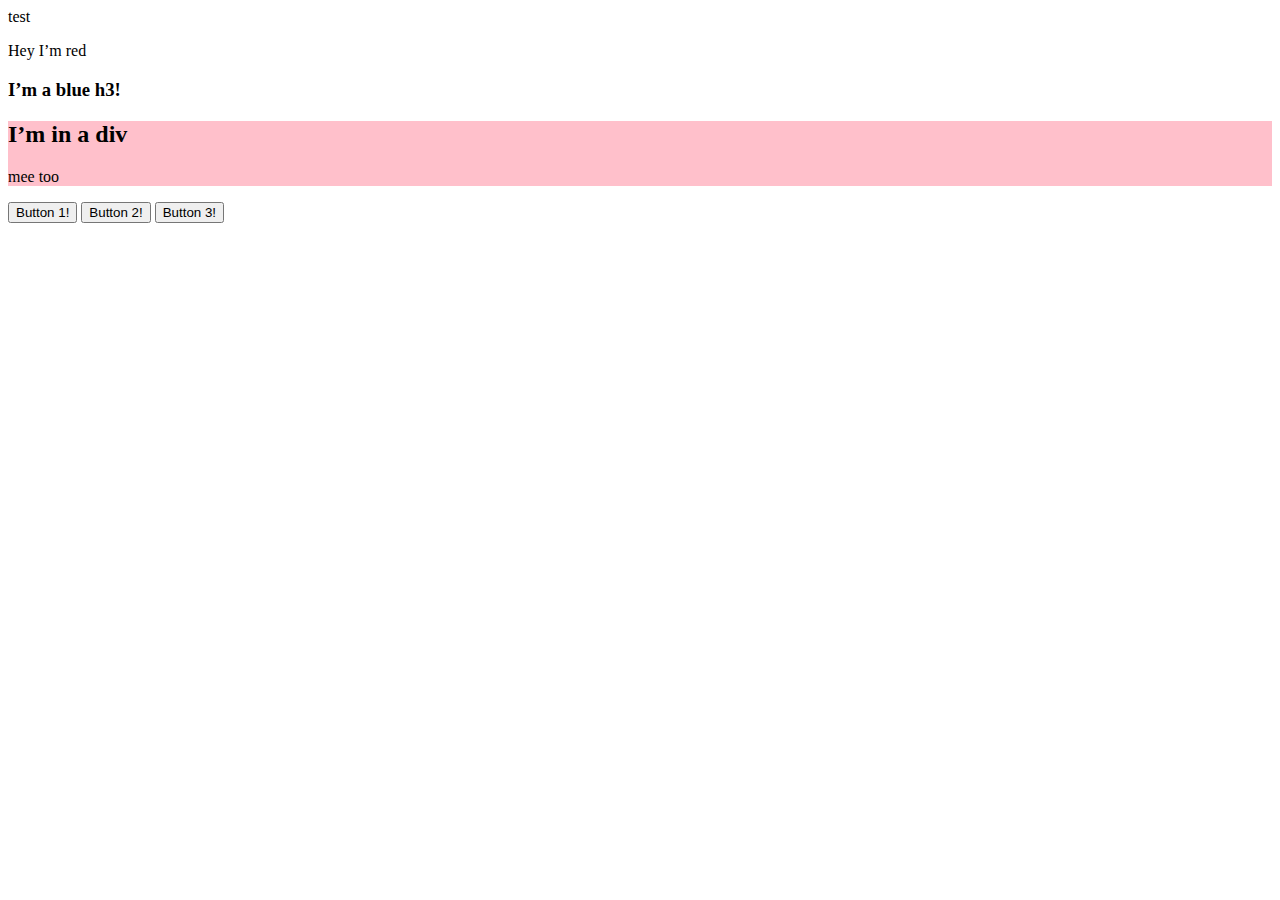
<file: DOM/index.html>
<!DOCTYPE html>
<html lang="en">

<head>
    <meta charset="UTF-8">
    <meta http-equiv="X-UA-Compatible" content="IE=edge">
    <meta name="viewport" content="width=device-width, initial-scale=1.0">
    <script src="script.js" defer></script>
    <title>DOM Elements </title>
</head>

<body>
    <div id="container">
        test
    </div>
    <button id="btn1">Button 1!</button>
    <button id="btn2">Button 2!</button>
    <button id="btn3">Button 3!</button>
</body>

</html>
</file>
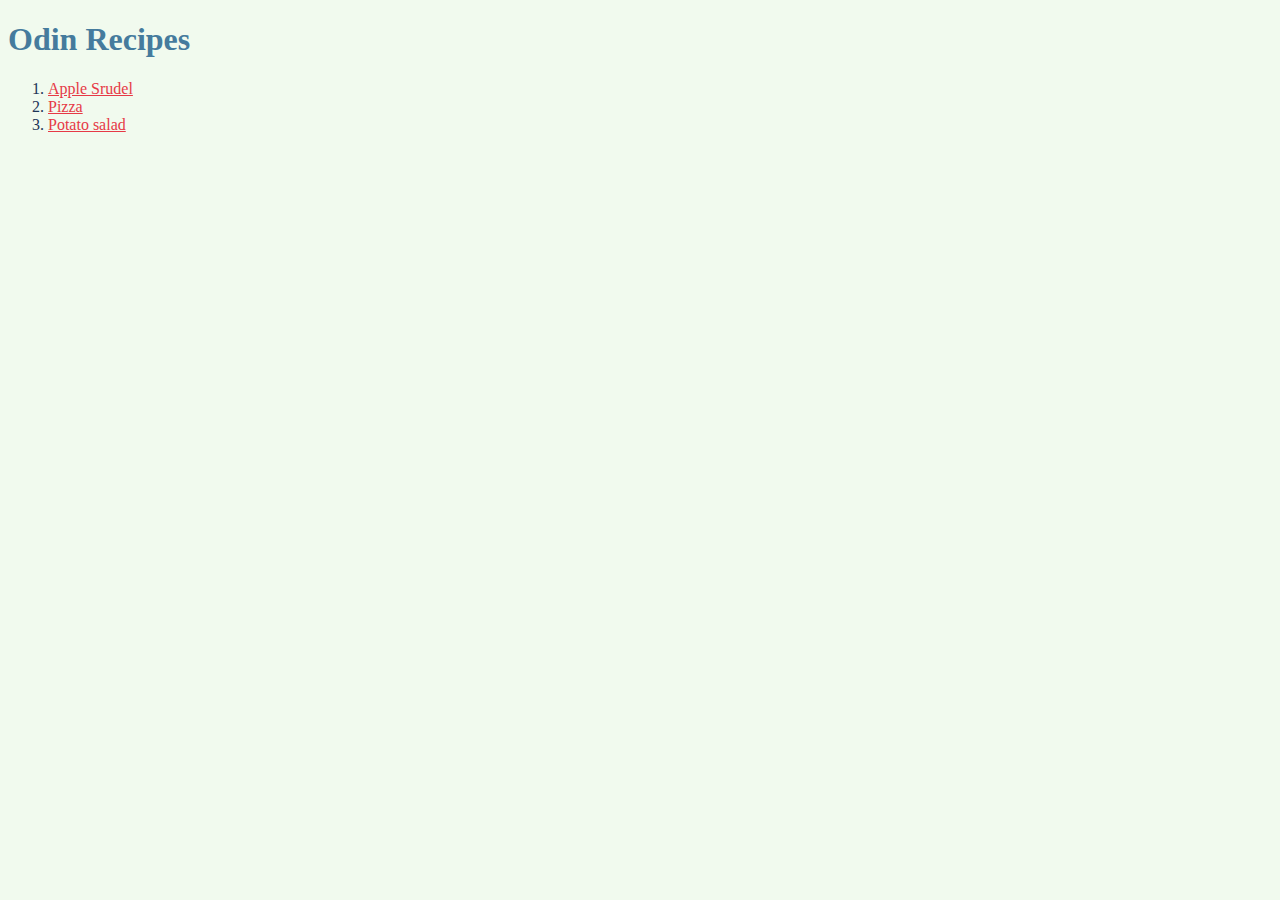
<file: odin-reciepes/index.html>
<!DOCTYPE html>
<html lang="en">

<head>
    <meta charset="UTF-8">
    <meta http-equiv="X-UA-Compatible" content="IE=edge">
    <meta name="viewport" content="width=device-width, initial-scale=1.0">
    <title>odin reciepe</title>
    <link rel="stylesheet" href="style.css">
</head>

<body>
    <h1>Odin Recipes</h1>
    <ol>
        <li><a href="../odin-reciepes/recipes/apple-strudel.html">Apple Srudel</a></li>
        <li><a href="../odin-reciepes/recipes/pizza.html">Pizza</a></li>
        <li><a href="../odin-reciepes/recipes/potato.html">Potato salad</a></li>
    </ol>
</body>

</html>
</file>
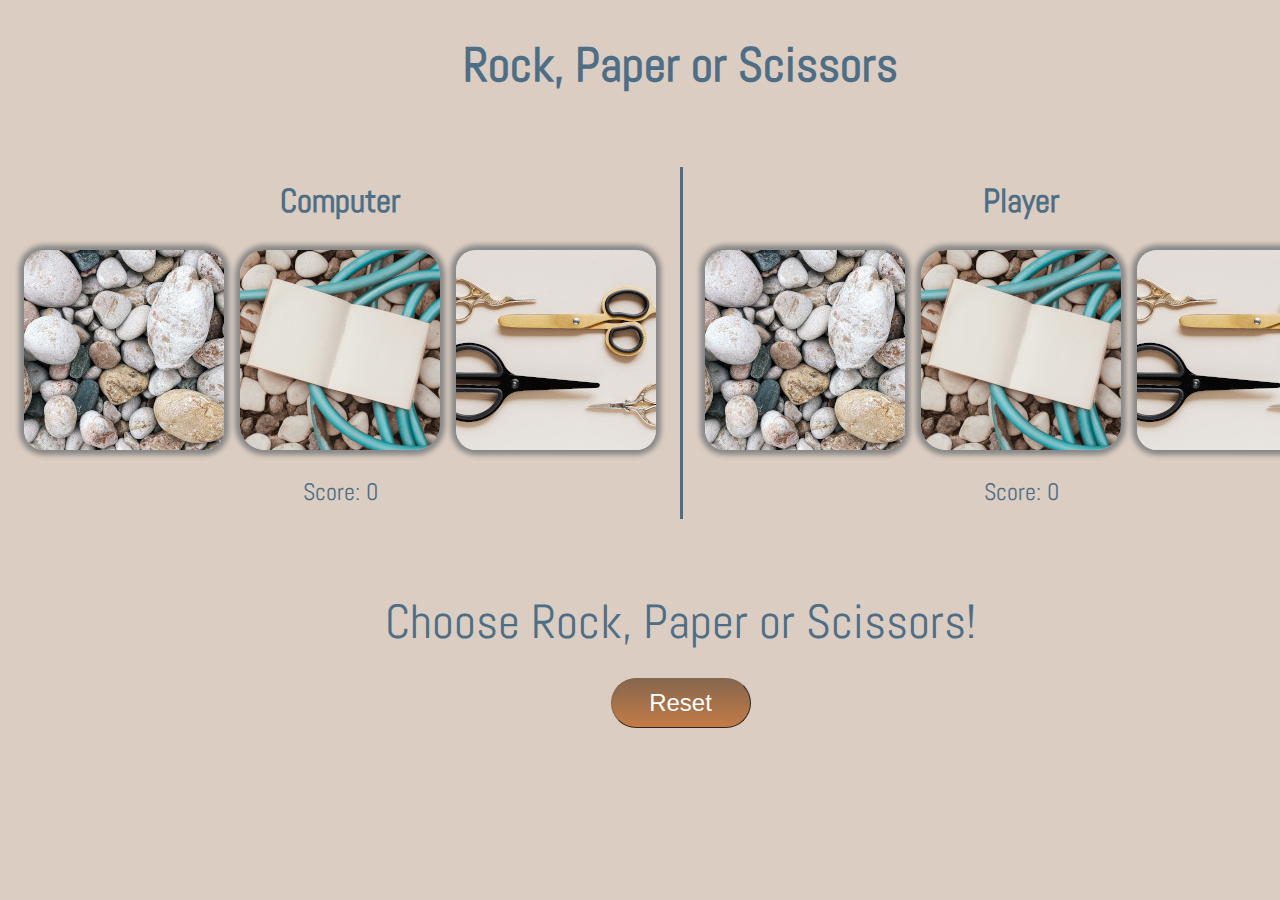
<file: rps/index.html>
<!DOCTYPE html>
<html lang="en">

<head>
    <meta charset="UTF-8">
    <meta http-equiv="X-UA-Compatible" content="IE=edge">
    <meta name="viewport" content="width=device-width, initial-scale=1.0">
    <link rel="stylesheet" href="style.css">
    <link href='https://fonts.googleapis.com/css?family=Abel' rel='stylesheet'>
    <title>Rock, Paper or Scissors</title>
</head>

<body>
    <section class="layout">
        <div class="header">
            <h1 class="text-center">Rock, Paper or Scissors</h1>
        </div>
        <div class="main">
            <div class="players">
                <div class="computer">
                    <h2>Computer</h2>
                    <div id="computer">
                        <div class="rock"></div>
                        <div class="paper"></div>
                        <div class="scissors"></div>
                    </div>
                    <div class="score">Score: <span id="computerScore"></span></div>
                </div>
                <div class="line"></div>
                <div class="human">
                    <h2>Player</h2>
                    <div id="human">
                        <div class="rock"></div>
                        <div class="paper"></div>
                        <div class="scissors"></div>
                    </div>
                    <div class="score">Score: <span id="playerScore"></span></div>
                </div>
            </div>
        </div>
        <div class="footer">
            <div class="win">Choose Rock, Paper or Scissors!</div>
            <button class="button">Reset</button>
        </div>
    </section>
    <script src="rps.js"></script>
</body>

</html>
</file>
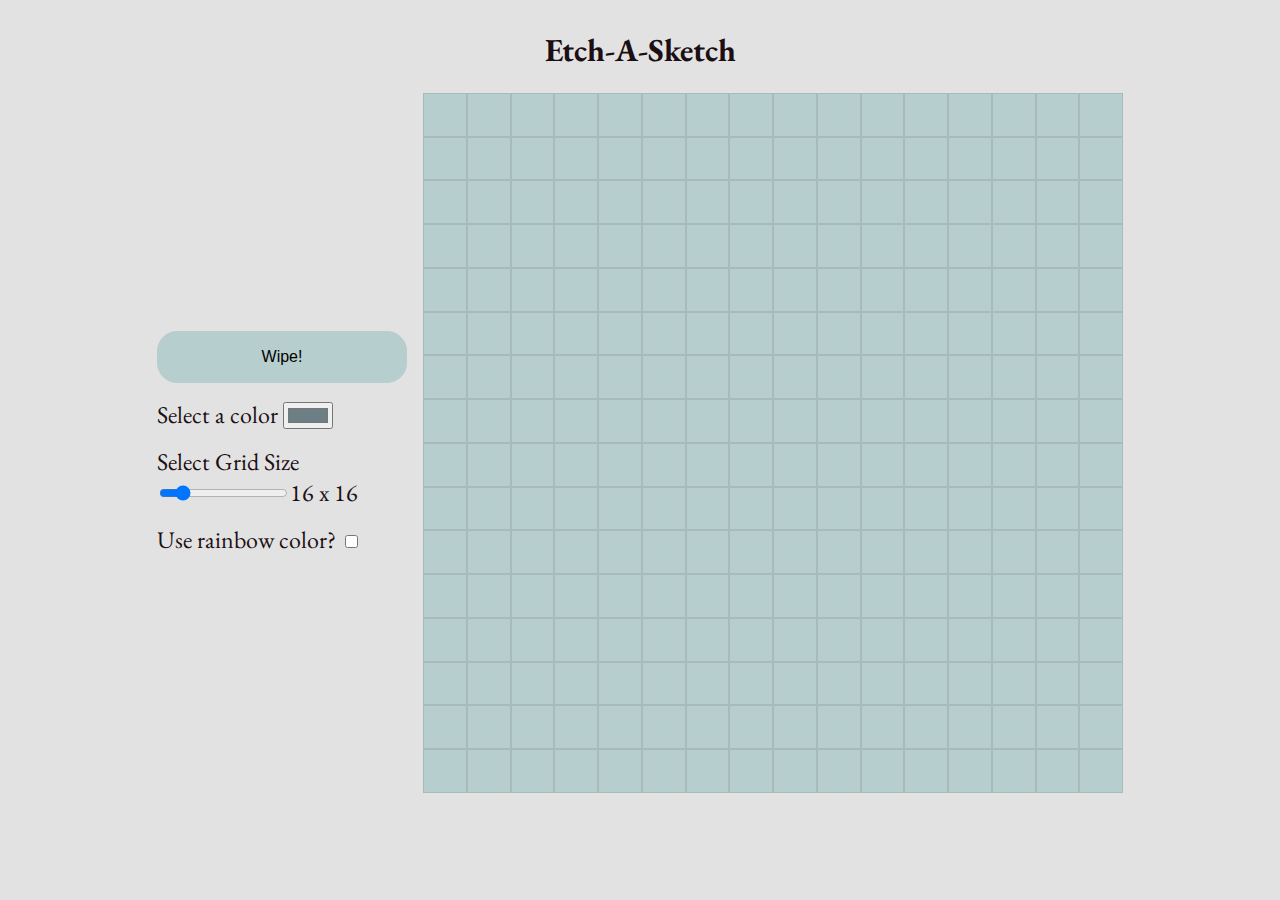
<file: Sketch/index.html>
<!DOCTYPE html>
<html lang="en">

<head>
    <meta charset="UTF-8">
    <meta http-equiv="X-UA-Compatible" content="IE=edge">
    <meta name="viewport" content="width=device-width, initial-scale=1.0">
    <link rel="stylesheet" href="style.css">
    <link rel="preconnect" href="https://fonts.googleapis.com">
    <link rel="preconnect" href="https://fonts.gstatic.com" crossorigin>
    <link href="https://fonts.googleapis.com/css2?family=EB+Garamond&display=swap" rel="stylesheet">
    <title>Sketch</title>
</head>

<body>
    <div class="container">
        <h1>Etch-A-Sketch</h1>
        <div class="gameArea">
            <div class="controls">
                <button id="btn">Wipe!</button>
                <label>Select a color
                    <input id="color" value="#6e7e85" type="color">
                </label>
                <label>Select Grid Size
                    <input id="gridSize" type="range" value=16 min=2 max=100><span id="output"></span>
                </label>
                <label>Use rainbow color?
                    <input id="rainbow" value="" type="checkbox">
                </label>
            </div>
            <div class="grid-container">
            </div>
        </div>
    </div>

    <script type="module">
        import { Sketck } from './app.js'
        let gridSize = 16;
        let sketck = new Sketck(gridSize);
    </script>
</body>

</html>
</file>
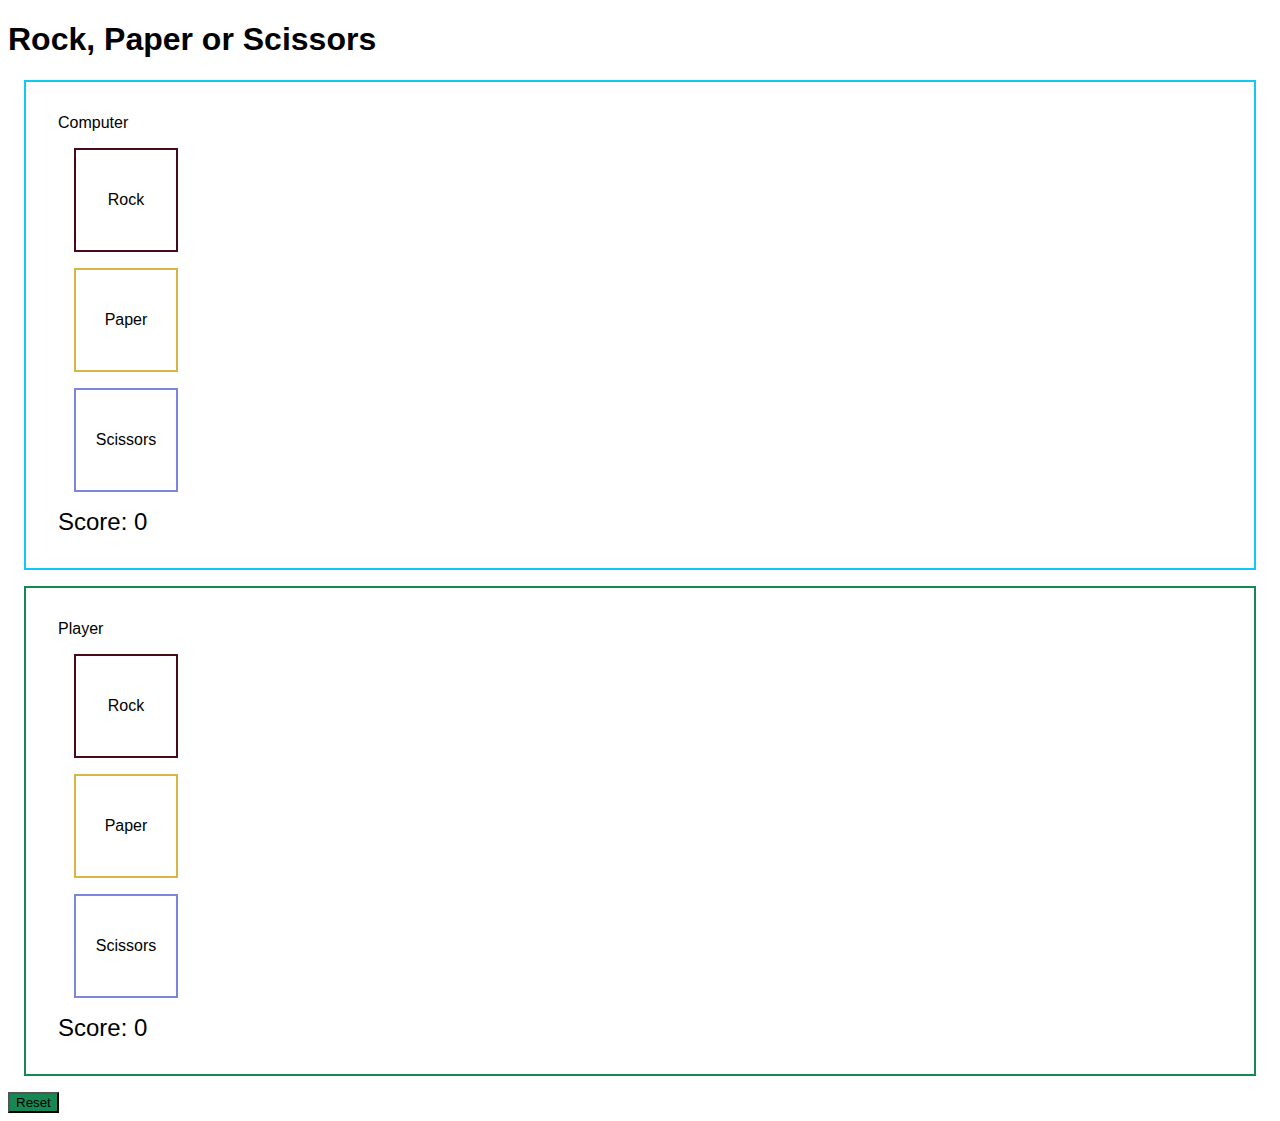
<file: rock.html>
<!DOCTYPE html>
<html lang="en">

<head>
    <meta charset="UTF-8">
    <meta http-equiv="X-UA-Compatible" content="IE=edge">
    <meta name="viewport" content="width=device-width, initial-scale=1.0">
    <link href="https://cdn.jsdelivr.net/npm/bootstrap@5.1.3/dist/css/bootstrap.min.css" rel="stylesheet"
        integrity="sha384-1BmE4kWBq78iYhFldvKuhfTAU6auU8tT94WrHftjDbrCEXSU1oBoqyl2QvZ6jIW3" crossorigin="anonymous">
    <script src="https://cdn.jsdelivr.net/npm/bootstrap@5.1.3/dist/js/bootstrap.bundle.min.js"
        integrity="sha384-ka7Sk0Gln4gmtz2MlQnikT1wXgYsOg+OMhuP+IlRH9sENBO0LRn5q+8nbTov4+1p"
        crossorigin="anonymous"></script>
    <link rel="stylesheet" href="style.css">
    <title>Rock, Paper or Scissors</title>
</head>

<body>
    <div class="container-fluid">
        <h1 class="text-center">Rock, Paper or Scissors</h1>
        <div class="row align-items-center">
            <div class="col text-center computer">Computer
                <div id="computer" class="row align-items-center">
                    <div class="col text-center rock">Rock</div>
                    <div class="col text-center paper">Paper</div>
                    <div class="col text-center scissors">Scissors</div>
                </div>
                <div class="score">Score: <span id="computerScore"></span></div>
            </div>
            <div class="col text-center human">Player
                <div id="human" class="row align-items-center">
                    <div class="col align-self-center text-center rock">Rock</div>
                    <div class="col text-center paper">Paper</div>
                    <div class="col text-center scissors">Scissors</div>
                </div>
                <div class="score">Score: <span id="playerScore"></span></div>
            </div>
        </div>
        <div class="col text-center">

            <button type="button" class="btn btn-lg btn-primary mx-auto">Reset</button>
        </div>
    </div>
    </div>
    <script src="rps.js"></script>
</body>

</html>
</file>
<file: odin-reciepes/style.css>
body {
    background-color: #F1FAEE;    
    color: #1D3557;
}

h1, h2, h3{
    color: #457B9D;
}

a {
    color: #E63946;
}

img {
    border-radius: 10px;
    box-shadow: 5px 5px 5px #457B9D;
}
</file>
<file: rps/style.css>
body {
  font-family: 'Abel';
  font-size: 22px;
  cursor: default;
  color: #4e6e86;
  background-color: #dbcdc1;
}

.layout {
  width: 100%;
  display: grid;
  grid:
    "header"auto "main"1fr "footer"auto;
  gap: 1rem;
}

.header {
  grid-area: header;
}

.main {
  grid-area: main;
}

.footer {
  grid-area: footer;
}

.players {
  width: 100%;
  display: grid;
  grid:
    "computer line human"auto / 1fr 1px 1fr;
  gap: 8px;
  grid-auto-flow: row dense;
  text-align: center;
  align-items: center;
}

.computer {
  grid-area: computer;
  margin: 1rem;
}

.human {
  grid-area: human;
  margin: 1rem;
}

.line {
  grid-area: line;
  width: 1px;
  height: 350px;
  border: 1px solid #4e6e86;
  background-color: #4e6e86;
}

#computer,
#human {
  display: flex;
  justify-content: space-evenly;
  gap: 1rem;
}

@media screen and (max-width: 1200px) {

  #computer,
  #human {
    flex-direction: column;
    align-items: center;
  }

  .line {
    display: none;
  }
}

h1,
.win,
.score {
  padding: 1rem;
  width: max-content;
  margin: 10px auto;
  font-size: 3rem;
}

img {
  width: 100%;
  height: 100%;
  object-fit: contain;
}

.rock {
  border: 0;
  width: 200px;
  height: 200px;
  background-image: url('.//images/rock.jpg');
  background-size: cover;
  background-position: center;
  background-repeat: no-repeat;
  border-radius: 20px;
  box-shadow: 0 0 5px 5px #888;
}

.paper {
  background: url('.//images/paper.jpg');
  background-size: cover;
  background-position: center;
  background-repeat: no-repeat;
  width: 200px;
  height: 200px;
  border: none;
  box-shadow: 0 0 5px 5px #888;
  border-radius: 25px;

}

.scissors {
  border: 0;
  width: 200px;
  height: 200px;
  background-image: url('./images/scissors.jpg');
  background-size: cover;
  background-position: center;
  background-repeat: no-repeat;
  border-radius: 20px;
  box-shadow: 0 0 5px 5px #888;
}

.human>div>* {
  cursor: pointer;

}

.score {
  font-size: 1.5rem;
}

.win {
  padding: 1rem;
  font-size: 3rem;
}

.footer {
  display: flex;
  flex-direction: column;
  align-items: center;
}

button {
  width: 140px;
  height: 50px;
  border-width: 1px;
  color: #ffffff;
  font-size: 1.5rem;
  border-color: rgba(134, 102, 78, 1);
  border-radius: 28px;
  box-shadow: inset 0px 1px 0px 0px rgba(134, 102, 78, 1);
  text-shadow: inset 0px 1px 0px rgba(134, 102, 78, 1);
  background: linear-gradient(rgba(134, 102, 78, 1), rgba(195, 124, 70, 1));
  cursor: pointer;
}

button:hover {
  background: linear-gradient(rgba(195, 124, 70, 1), rgba(134, 102, 78, 1));
}
</file>
<file: Sketch/style.css>
body {
  font-family: "EB Garamond", serif;
  background: #e2e2e2;
  color: #1c0f13;
}

label {
  font-size: 1.5rem;
}
.container {
  display: flex;
  max-width: auto;
  justify-content: center;
  align-items: center;
  flex-direction: column;
}
.gameArea {
  display: flex;
  flex-direction: row;
  align-items: center;
  gap: 1rem;
  width: auto;
}
.grid-container {
  display: grid;
  grid-template-columns: repeat(5, 1fr);
  grid-template-rows: repeat(5, 100px);
  width: 700px;
  height: 700px;
}
.controls {
  display: flex;
  flex-direction: column;
  width: 250px;
  gap: 1rem;
}
.grid-container>div {
  border: 0.001em solid black;
  border-color: rgba(28, 15, 19, 0.1);
  background-color: #b7cece;
}

#btn {
  background-color: #b7cece;
  padding: 1rem 2.5rem;
  border-radius: 20px;
  font-size: 1rem;
  border: 1px solid #b7cece;
}

#btn:hover {
  cursor: pointer;
  background-color: #6e7e85;
  color: #e2e2e2;
}

@media screen and (max-width: 992px) {
  .gameArea {
    flex-direction: column;
  } 
}

@media screen and (max-width: 768px) {
  .grid-container {
    width: 500px;
    height: 500px;
  }
}

@media screen and (max-width: 480px) {   
  .grid-container {
  width: 300px;
  height: 300px;
}
}
</file>
<file: style.css>
* {
  font-family: -apple-system, BlinkMacSystemFont, “Segoe UI”, “Roboto”, “Oxygen”,
    “Ubuntu”, “Cantarell”, “Fira Sans”, “Droid Sans”, “Helvetica Neue”,
    sans-serif;
  cursor: default;
}

.human {
  border: 2px solid #198754;
  padding: 2rem;
  margin: 1rem;
}

.computer {
  border: 2px solid #0dcaf0;
  padding: 2rem;
  margin: 1rem;
  align-items: center;
}

.choose {
  display: flex;
  justify-content: flex-start;
  align-items: center;
}

.rock {
  border: 2px solid #460b18;
  width: 100px;
  height: 100px;
  margin: 1rem;
  display: flex;
  align-items: center;
  justify-content: center;
}


.paper {
  border: 2px solid #d8b544;
  width: 100px;
  height: 100px;
  margin: 1rem;
  display: flex;
  align-items: center;
  justify-content: center;
}

.scissors {
  border: 2px solid #7e85dd;
  width: 100px;
  height: 100px;
  margin: 1rem;
  display: flex;
  align-items: center;
  justify-content: center;

}

.human>div>* {
  cursor: pointer;

}

.score {
  font-size: 1.5rem;
}

.btn-primary,
.btn-primary:hover,
.btn-primary:active,
.btn-primary:visited,
.btn-primary:focus,
.btn-primary:active:focus {
  background-color: #198754;
}
</file>
